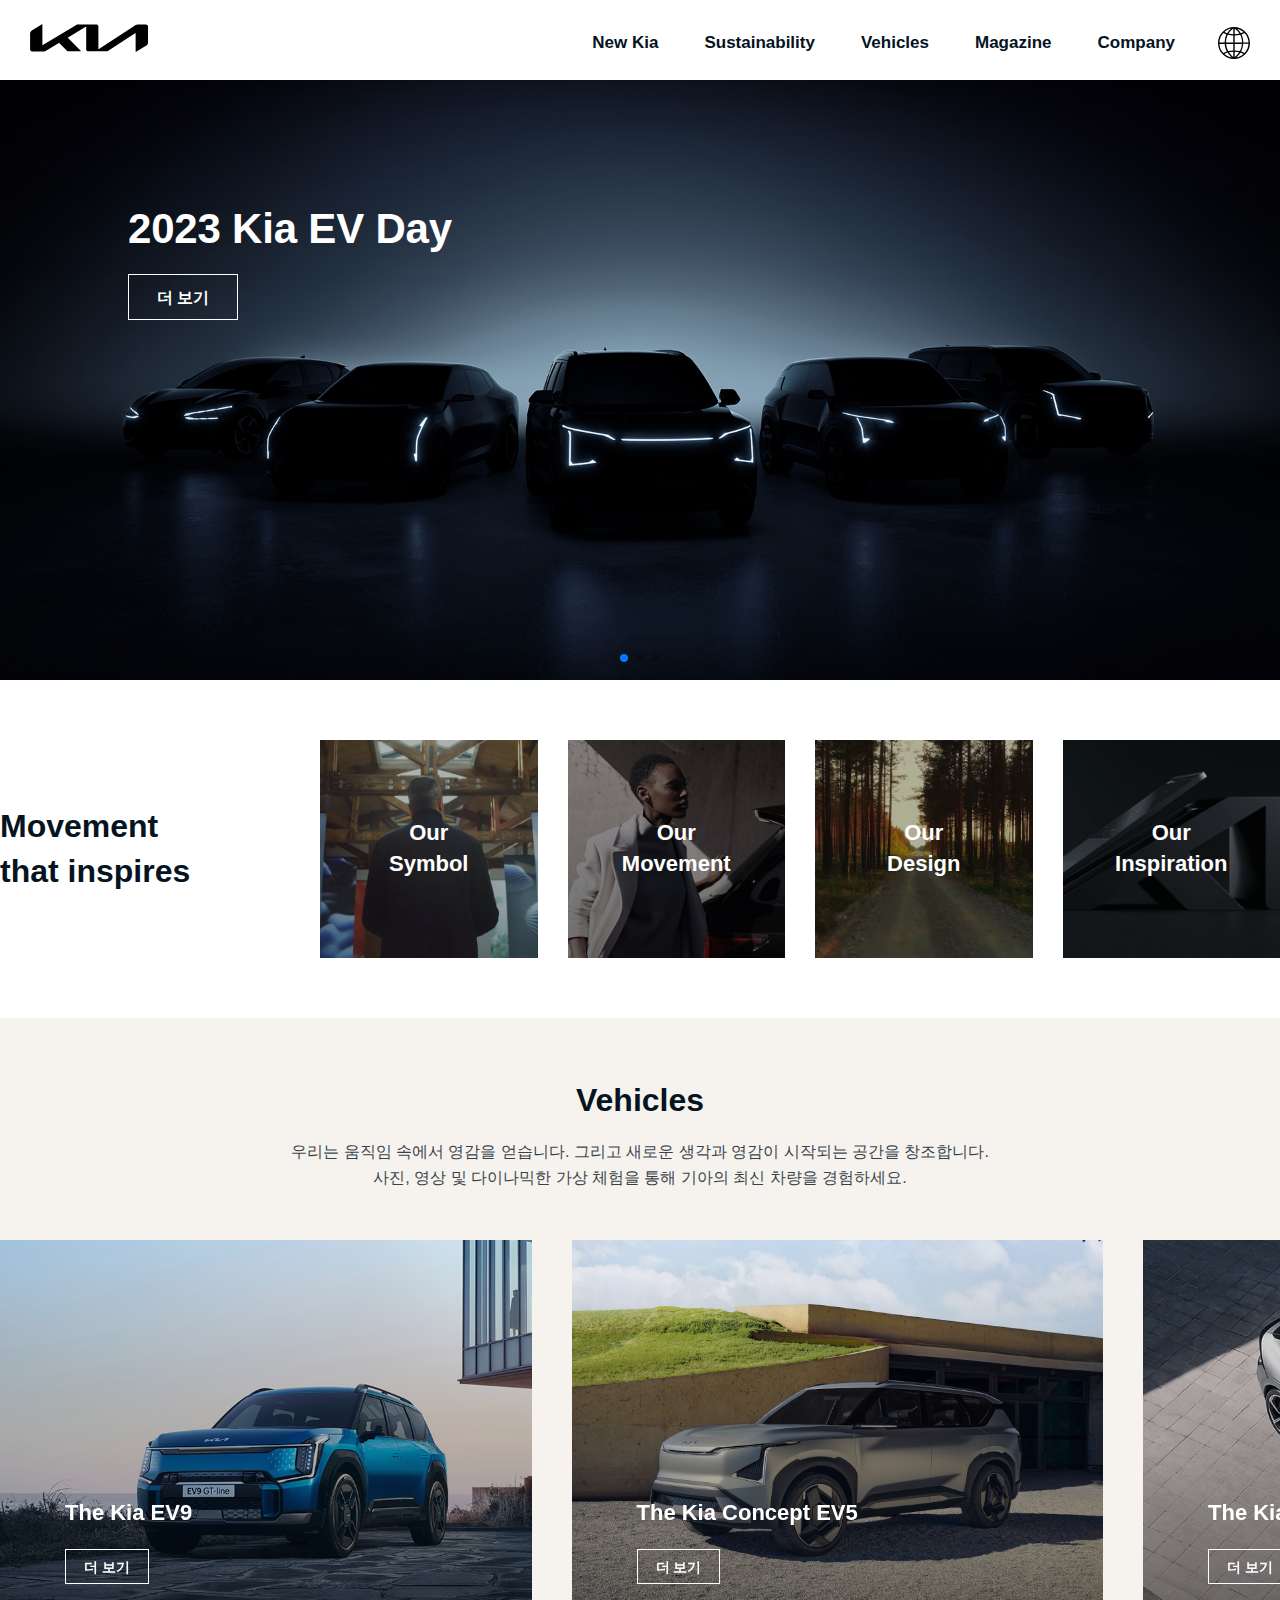
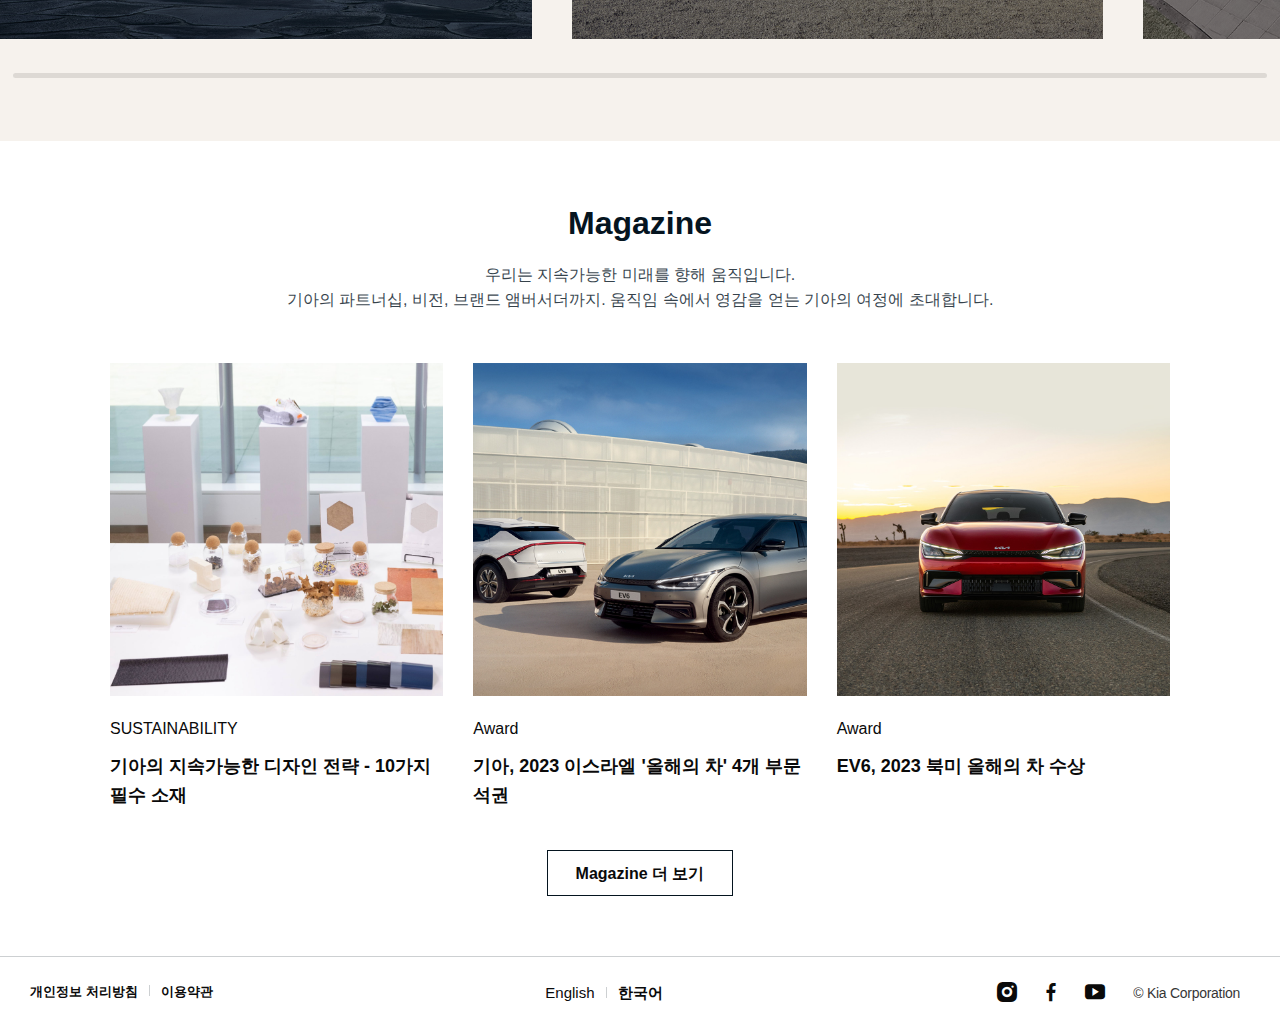
<file: kia/yeongah/index.html>
<!DOCTYPE html>
<html lang="ko">
<head>
  <meta charset="UTF-8">
  <meta http-equiv="X-UA-Compatible" content="IE=edge">
  <meta name="viewport" content="width=device-width, user-scalable=no, initial-scale=1.0, minimal-ui">
  <meta name="format-detection" content="telephone=no">
  <link rel="shortcut icon" type="image/x-icon" href="./assets/images/favicon.ico">
  <link rel="stylesheet" href="./assets/css/style.css">
  <link rel="stylesheet" href="./assets/js/js.js">
  <title>기아 글로벌 브랜드 사이트 | Movement that inspires</title>
  <!-- <link href="https://fonts.googleapis.com/css2?family=Noto+Sans+KR:wght@100;200;300;400;500;600;700;800;900&display=swap" rel="stylesheet"> -->
  <link rel="preload" href="./assets/font/icon.woff2" as="font" type="font/woff2" crossorigin="">
  <link rel="stylesheet" href="https://cdn.jsdelivr.net/npm/swiper@8/swiper-bundle.min.css"/>
  <script src="https://cdn.jsdelivr.net/npm/swiper@8/swiper-bundle.min.js"></script>
</head>
<body>
  <div id="wrap">
    <!-- header -->
    <!-- [JS] .has-sub 클래스가 붙어있는 .menu > li에 hover할 경우에만 .header에 .sub-open 클래스 추가 -->
    <header class="header">
      <div class="header__inner">
        <div class="header__logo">
          <a href="#none" class="logo__link">
            <svg aria-hidden="true" class="svg svg--logo">
              <use xlink:href="#symbol-logo"></use>
            </svg>
            <span class="blind">Kia New Logo</span>
          </a>
        </div>
        <!-- [JS] Only MO : .toggle__link 클릭 시 .header__nav에 .is-open 클래스 추가 / body 태그에 .prevent-scroll 클래스 추가 -->
        <div class="header__nav">
          <div class="nav__toggle">
            <a href="#none" class="toggle__link">
              <span class="line"></span>
              <span class="line"></span>
              <span class="line"></span>
              <span class="blind">메뉴</span>
            </a>
          </div>
          <div class="nav__inner">
            <div class="global nav__head">
              <div class="global__btn">
                <svg aria-hidden="true" class="global-region__svg svg">
                  <use xlink:href="#symbol-global-region"></use>
                </svg>
                <span class="blind">Kia Global websites</span>
              </div>
            </div>
            <div class="gnb">
              <ul class="menu">
                <!-- [JS] Only MO : li.has-sub 활성화 시 .is-open 클래스 추가 -->
                <li class="has-sub is-open">
                  <a href="#none" class="menu__link">New Kia</a>
                  <ul class="submenu">
                    <li>
                      <a href="#none" class="submenu__link">Our Symbol</a>
                    </li>
                    <li>
                      <a href="#none" class="submenu__link">Our Movement</a>
                    </li>
                    <li>
                      <a href="#none" class="submenu__link">Our Design</a>
                    </li>
                    <li>
                      <a href="#none" class="submenu__link">Our Inspiration</a>
                    </li>
                  </ul>
                </li>
                <li>
                  <a href="#none" class="menu__link">Sustainability</a>
                </li>
                <li class="has-sub">
                  <a href="#none" class="menu__link">Vehicles</a>
                  <ul class="submenu">
                    <li>
                      <a href="#none" class="submenu__link">The Kia EV9</a>
                    </li>
                    <li>
                      <a href="#none" class="submenu__link">The Kia Concept EV5</a>
                    </li>
                    <li>
                      <a href="#none" class="submenu__link">The Kia EV6</a>
                    </li>
                  </ul>
                </li>
                <li>
                  <a href="#none" class="menu__link">Magazine</a>
                </li>
                <li class="has-sub">
                  <a href="#none" class="menu__link">Company</a>
                  <ul class="submenu submenu--company">
                    <li>
                      <a href="#none" class="submenu__link">Company Information</a>
                    </li>
                    <li>
                      <a href="#none" class="submenu__link">Investor Relations</a>
                    </li>
                  </ul>
                </li>
              </ul>
              <!-- (가능 시 추가) header의 .util과 footer의 .util 마크업 동일. Mo 화면에서 footer의 .util을 header 안으로 삽입되도록 구현 필요 -->
              <div class="util">
                <div class="util__corp">
                  <ul class="util__item corp div-line">
                    <li><a href="#none" class="corp__link">개인정보 처리방침</a></li>
                    <li><a href="#none" class="corp__link">이용약관</a></li>
                  </ul>
                </div>
                <div class="util__sns">
                  <ul class="util__item sns">
                    <li><a href="#none" class="sns__link iconfont iconfont--instagram"><span class="blind">instagram</span></a></li>
                    <li><a href="#none" class="sns__link iconfont iconfont--facebook"><span class="blind">facebook</span></a></li>
                    <li><a href="#none" class="sns__link iconfont iconfont--youtube"><span class="blind">instagram</span></a></li>
                  </ul>
                </div>
                <div class="util__lang">
                  <ul class="util__item lang div-line">
                    <li><a href="#none" class="lang__link lang--en">English</a></li>
                    <li><a href="#none" class="lang__link lang--ko">한국어</a></li>
                  </ul>
                </div>
              </div>
            </div>
          </div>
        </div>
      </div>
    </header>
    <!-- // header -->

    <!-- main -->
    <main class="main">
      <h1 class="blind">Kia Main</h1>
      <div class="main__inner">
        <!-- banner -->
        <section class="section main-banner">
          <div class="section__inner">
            <h2 class="section__title blind">Banner</h2>
            <div class="banner swiper swiperMainBanner">
              <div class="swiper-wrapper">
                <div class="banner__item swiper-slide">
                  <div class="banner__img">
                    <img class="pc-show" src="./assets/images/main/hero-evday-teaser-lg.jpg" alt="">
                    <img class="mo-show" src="./assets/images/main/hero-evday-teaser-sm.jpg" alt="">
                  </div>
                  <div class="banner__text text--white">
                    <h3 class="banner__title">2023 Kia EV Day</h3>
                    <span class="btn-wrap">
                      <a href="#none" class="btn btn--outline btn--white">
                        <span class="btn__text">더 보기</span>
                      </a>
                    </span>
                  </div>
                </div>
                <div class="banner__item swiper-slide">
                  <div class="banner__img">
                    <img src="./assets/images/main/hero-ev9-3-lg.jpg" alt="">
                  </div>
                  <div class="banner__text">
                    <h3 class="banner__title">The Kia EV9</h3>
                    <span class="btn-wrap">
                      <a href="#none" class="btn btn--outline">
                        <span class="btn__text">더 보기</span>
                      </a>
                    </span>
                  </div>
                </div>
                <div class="banner__item swiper-slide">
                  <div class="banner__img">
                    <img src="./assets/images/main/hero-ev5-lg.jpg" alt="">
                  </div>
                  <div class="banner__text">
                    <h3 class="banner__title text--white">The Kia Concept EV5</h3>
                    <span class="btn-wrap">
                      <a href="#none" class="btn btn--outline btn--white">
                        <span class="btn__text">더 보기</span>
                      </a>
                    </span>
                  </div>
                </div>
              </div>
              <div class="swiper-pagination"></div>
            </div>
          </div>
        </section>
        <!-- // banner -->
        <!-- movement -->
        <section class="section main-movement">
          <div class="section__inner section-area">
            <div class="section__head">
              <h2 class="section__title"><span>Movement</span> <span> that inspires</span></h2>
            </div>
            <div class="movement swiper swiperMainMovement">
              <div class="movement__box swiper-wrapper">
                <div class="movement__item swiper-slide">
                  <a href="#none" class="go-link">
                    <div class="movement__img">
                      <img src="./assets/images/main/movement-our-symbol.jpg" alt="">
                    </div>
                    <div class="movement__text">
                      <h3 class="movement__title"><span>Our</span><span>Symbol</span></h3>
                      <span class="text-more">더 보기</span>
                    </div>
                  </a>
                </div>
                <div class="movement__item swiper-slide">
                  <a href="#none" class="go-link">
                    <div class="movement__img">
                      <img src="./assets/images/main/movement-our-movement.jpg" alt="">
                    </div>
                    <div class="movement__text">
                      <h3 class="movement__title"><span>Our</span><span>Movement</span></h3>
                      <span class="text-more">더 보기</span>
                    </div>
                  </a>
                </div>
                <div class="movement__item swiper-slide">
                  <a href="#none" class="go-link">
                    <div class="movement__img">
                      <img src="./assets/images/main/movement-our-design.jpg" alt="">
                    </div>
                    <div class="movement__text">
                      <h3 class="movement__title"><span>Our</span><span>Design</span></h3>
                      <span class="text-more">더 보기</span>
                    </div>
                  </a>
                </div>
                <div class="movement__item swiper-slide">
                  <a href="#none" class="go-link">
                    <div class="movement__img">
                      <img src="./assets/images/main/movement-our-inspiration.jpg" alt="">
                    </div>
                    <div class="movement__text">
                      <h3 class="movement__title"><span>Our</span><span>Inspiration</span></h3>
                      <span class="text-more">더 보기</span>
                    </div>
                  </a>
                </div>
              </div>
              <div class="swiper-scrollbar"></div>
            </div>
          </div>
        </section>
        <!-- // movement -->
        <!-- vehicles -->
        <section class="section main-vehicles">
          <div class="section__inner">
            <div class="section__head">
              <h2 class="section__title">Vehicles</h2>
              <p class="section__text">
                우리는 움직임 속에서 영감을 얻습니다. 그리고 새로운 생각과 영감이 시작되는 공간을 창조합니다.
                <br class="break-pc">
                사진, 영상 및 다이나믹한 가상 체험을 통해 기아의 최신 차량을 경험하세요.
              </p>
            </div>
            <div class="vehicles section-area swiper swiperMainVehicles">
              <div class="swiper-wrapper">
                <div class="vehicles__item swiper-slide">
                  <div class="vehicles__img">
                    <img src="./assets/images/main/vehicles-ev9-3.jpg" alt="">
                  </div>
                  <div class="vehicles__text">
                    <h3 class="vehicles__title">The Kia EV9</h3>
                    <span class="btn-wrap">
                      <a href="#none" class="btn btn--outline btn--white btn--sm">
                        <span class="btn__text">더 보기</span>
                      </a>
                    </span>
                  </div>
                </div>
                <div class="vehicles__item swiper-slide">
                  <div class="vehicles__img">
                    <img src="./assets/images/main/vehicles-ev5.jpg" alt="">
                  </div>
                  <div class="vehicles__text">
                    <h3 class="vehicles__title">The Kia Concept EV5</h3>
                    <span class="btn-wrap">
                      <a href="#none" class="btn btn--outline btn--white btn--sm">
                        <span class="btn__text">더 보기</span>
                      </a>
                    </span>
                  </div>
                </div>
                <div class="vehicles__item swiper-slide">
                  <div class="vehicles__img">
                    <img src="./assets/images/main/vehicles-ev6.jpg" alt="">
                  </div>
                  <div class="vehicles__text">
                    <h3 class="vehicles__title">The Kia EV6</h3>
                    <span class="btn-wrap">
                      <a href="#none" class="btn btn--outline btn--white btn--sm">
                        <span class="btn__text">더 보기</span>
                      </a>
                    </span>
                  </div>
                </div>
                <div class="vehicles__item swiper-slide">
                  <div class="vehicles__img">
                    <img src="./assets/images/main/vehicles-sportage.jpg" alt="">
                  </div>
                  <div class="vehicles__text">
                    <h3 class="vehicles__title">The Kia Sportage</h3>
                    <span class="btn-wrap">
                      <a href="#none" class="btn btn--outline btn--white btn--sm">
                        <span class="btn__text">더 보기</span>
                      </a>
                    </span>
                  </div>
                </div>
                <div class="vehicles__item swiper-slide">
                  <div class="vehicles__img">
                    <img src="./assets/images/main/vehicles-niro.jpg" alt="">
                  </div>
                  <div class="vehicles__text">
                    <h3 class="vehicles__title">The Kia Niro</h3>
                    <span class="btn-wrap">
                      <a href="#none" class="btn btn--outline btn--white btn--sm">
                        <span class="btn__text">더 보기</span>
                      </a>
                    </span>
                  </div>
                </div>
              </div>
              <div class="swiper-scrollbar"></div>
            </div>
          </div>
        </section>
        <!-- // vehicles -->
        <!-- magazine -->
        <section class="section main-magazine">
          <div class="section__inner">
            <div class="section__head">
              <h2 class="section__title">Magazine</h2>
              <p class="section__text">
                우리는 지속가능한 미래를 향해 움직입니다.
                <br class="break-pc">
                기아의 파트너십, 비전, 브랜드 앰버서더까지. 움직임 속에서 영감을 얻는 기아의 여정에 초대합니다.
              </p>
            </div>
            <div class="magazine section-area area-small">
              <div class="magazine__list">
                <div class="magazine__item">
                  <a href="#none" class="go-link">
                    <div class="magazine__img">
                      <img src="./assets/images/main/magazine-1.jpg" alt="">
                    </div>
                    <div class="magazine__text">
                      <h3 class="magazine__title">SUSTAINABILITY</h3>
                      <span class="magazine__desc">기아의 지속가능한 디자인 전략 - 10가지 필수 소재</span>
                    </div>
                  </a>
                </div>
                <div class="magazine__item">
                  <a href="#none" class="go-link">
                    <div class="magazine__img">
                      <img src="./assets/images/main/magazine-2.jpg" alt="">
                    </div>
                    <div class="magazine__text">
                      <h3 class="magazine__title">Award</h3>
                      <span class="magazine__desc">기아, 2023 이스라엘 '올해의 차' 4개 부문 석권</span>
                    </div>
                  </a>
                </div>
                <div class="magazine__item">
                  <a href="#none" class="go-link">
                    <div class="magazine__img">
                      <img src="./assets/images/main/magazine-3.jpg" alt="">
                    </div>
                    <div class="magazine__text">
                      <h3 class="magazine__title">Award</h3>
                      <span class="magazine__desc">EV6, 2023 북미 올해의 차 수상</span>
                    </div>
                  </a>
                </div>
              </div>
              <span class="btn-wrap">
                <a href="#none" class="btn btn--outline">
                  <span class="btn__text">Magazine 더 보기</span>
                </a>
              </span>
            </div>
          </div>
        </section>
        <!-- // magazine -->
      </div>
    </main>
    <!-- // main -->

    <!-- footer -->
    <footer class="footer">
      <div class="footer__inner">
        <div class="util">
          <div class="util__corp">
            <ul class="util__item corp div-line">
              <li><a href="#none" class="corp__link">개인정보 처리방침</a></li>
              <li><a href="#none" class="corp__link">이용약관</a></li>
            </ul>
          </div>
          <div class="util__sns">
            <ul class="util__item sns">
              <li><a href="#none" class="sns__link iconfont iconfont--instagram"><span class="blind">instagram</span></a></li>
              <li><a href="#none" class="sns__link iconfont iconfont--facebook"><span class="blind">facebook</span></a></li>
              <li><a href="#none" class="sns__link iconfont iconfont--youtube"><span class="blind">instagram</span></a></li>
            </ul>
          </div>
          <div class="util__lang">
            <ul class="util__item lang div-line">
              <li><a href="#none" class="lang__link lang--en">English</a></li>
              <li><a href="#none" class="lang__link lang--ko">한국어</a></li>
            </ul>
          </div>
        </div>
        <span class="cpy">© Kia Corporation</span>
      </div>
    </footer>
    <!-- // footer -->
  </div>

  <!-- <svg aria-hidden="true" class="mypage__svg svg">
    <use xlink:href="#symbol-mypage"></use>
  </svg> -->

  <!-- svg -->
  <svg id="header-symbol" class="hidden" aria-hidden="true">
    <defs>
      <symbol id="symbol-logo" viewBox="0 0 120.1 28.3" role="img">
        <desc>Kia New Logo</desc>
        <path d="M69.7,25.1c0,0.2,0.1,0.3,0.2,0.3c0.1,0,0.2,0,0.3-0.1L107.6,1c0.6-0.4,1.4-0.7,2.2-0.7h8.2 c1.1-0.1,2,0.8,2.1,1.9c0,0.1,0,0.2,0,0.2v15.7c0,1.9-0.4,3-2.1,4l-10,6c-0.1,0.1-0.2,0.1-0.3,0.1c-0.1,0-0.2-0.1-0.2-0.4V9.5 c0-0.2-0.1-0.3-0.2-0.3c-0.1,0-0.2,0-0.3,0.1L79.6,27.1c-0.6,0.4-1.4,0.6-2.1,0.6H59.3c-1.1,0.1-2-0.8-2.1-1.9c0-0.1,0-0.2,0-0.2 V2.9c0-0.1-0.1-0.3-0.2-0.3c-0.1,0-0.2,0-0.3,0.1l-18,10.9c-0.1,0-0.2,0.2-0.2,0.3c0,0.1,0.1,0.2,0.2,0.3l12.9,12.9 c0.1,0.1,0.2,0.3,0.3,0.4c0,0.2-0.2,0.2-0.4,0.2H39.7c-0.8,0.1-1.5-0.1-2.1-0.6l-7.8-7.8c-0.1-0.1-0.1-0.1-0.2-0.1 c-0.1,0-0.2,0-0.2,0.1l-13.1,7.9c-0.6,0.4-1.4,0.6-2.1,0.6h-12c-1.1,0.1-2-0.8-2.1-1.9c0-0.1,0-0.2,0-0.2V10.2 c-0.2-1.6,0.6-3.2,2.1-4l10-6C12.2,0,12.3,0,12.4,0c0.1,0,0.2,0.2,0.2,0.5v20.7c0,0.2,0.1,0.3,0.2,0.3c0.1,0,0.2-0.1,0.3-0.1 L47.1,0.9c0.7-0.4,1.4-0.7,2.2-0.6h18.2c1.1-0.1,2,0.8,2.1,1.9c0,0.1,0,0.2,0,0.2V25.1L69.7,25.1z"></path>
      </symbol>
      <symbol id="symbol-global-region" viewBox="0 0 32 32" role="img">
        <desc>Global Region</desc>
        <path d="M16,0L16,0C7.2,0,0,7.2,0,16c0,8.8,7.2,16,16,16c8.8,0,16-7.2,16-16C32,7.2,24.8,0,16,0z M16.7,7.2V1.8 c1.1,0.7,3.2,2.2,4.8,4.7C20,7,18.4,7.2,16.7,7.2z M22.9,6.2c-1.3-2.1-2.8-3.5-4.1-4.5c2.5,0.5,4.8,1.6,6.8,3.4 C25.1,5.3,24.2,5.8,22.9,6.2z M24,15.4C24,15.4,24,15.5,24,15.4l-7.3,0.1V8.6c1.9-0.1,3.8-0.3,5.5-0.8C23.4,10.1,24,12.6,24,15.4z M23.1,24.4c1.2-2.3,1.9-4.9,2.1-7.6h5.3c-0.2,3.4-1.6,6.6-3.9,9.1C26.1,25.7,24.9,25,23.1,24.4z M16.7,30v-5.3 c1.5,0,3,0.2,4.4,0.5C19.5,27.7,17.7,29.2,16.7,30z M16.7,23.4v-6.5h7.2c-0.2,2.6-0.9,5-2.1,7.2C20.2,23.7,18.5,23.4,16.7,23.4z M22.4,25.7c1.5,0.5,2.6,1,3.2,1.3c-2.1,1.8-4.6,3-7.3,3.4C19.6,29.4,21.1,27.8,22.4,25.7z M23.5,7.4c1.6-0.5,2.6-1.1,3.1-1.4 c2.4,2.6,3.8,6,4,9.5h-5.3c0,0,0-0.1,0-0.1C25.3,12.5,24.7,9.8,23.5,7.4z M6.7,15.5H1.4C1.5,12,2.9,8.6,5.3,6 c0.5,0.3,1.5,0.9,3.1,1.4C7.3,9.8,6.7,12.5,6.7,15.5C6.7,15.4,6.7,15.5,6.7,15.5z M15.3,1.8v5.4c-1.7,0-3.3-0.3-4.8-0.6 C12.1,4.1,14.2,2.6,15.3,1.8z M15.3,8.6v6.9H8.1c0,0,0-0.1,0-0.1c0-2.8,0.6-5.3,1.7-7.6C11.5,8.3,13.4,8.6,15.3,8.6z M11.2,3.5 c-0.8,0.8-1.5,1.8-2.1,2.8C7.8,5.8,6.9,5.3,6.4,5c2-1.7,4.3-2.9,6.8-3.4C12.5,2.2,11.8,2.8,11.2,3.5z M6.7,16.9 c0.2,2.7,0.9,5.2,2.1,7.5c-1.8,0.6-3,1.3-3.5,1.6c-2.3-2.5-3.7-5.7-3.9-9.1H6.7z M10.9,25.3c1.4-0.3,2.8-0.5,4.4-0.5V30 C14.3,29.2,12.5,27.6,10.9,25.3z M9.5,25.6c1.3,2.1,2.9,3.7,4.1,4.8C11,30,8.5,28.8,6.4,27C7,26.7,8,26.1,9.5,25.6z M8.1,16.9h7.2 v6.5c-1.8,0-3.5,0.3-5.1,0.7C9,21.8,8.3,19.4,8.1,16.9z"></path>
      </symbol>
      <symbol id="symbol-mypage" viewBox="0 0 37 34" role="img">
        <desc>My Account</desc>
        <path d="M18.2,16c-4.4,0-8-3.6-8-8s3.6-8,8-8c4.4,0,8,3.6,8,8S22.7,16,18.2,16z M18.2,1.4c-3.7,0-6.6,3-6.6,6.6 s3,6.6,6.6,6.6c3.7,0,6.6-3,6.6-6.6S21.9,1.4,18.2,1.4z M33.2,34h-30v-0.8c0-8.3,6.7-15,15-15c8.3,0,15,6.7,15,15V34z M4.8,32.5 h26.9c-0.4-7.1-6.3-12.7-13.5-12.7S5.2,25.4,4.8,32.5z"></path>
      </symbol>
    </defs>
  </svg>
  <!-- // svg -->

  <script>
    swiperMainBanner = new Swiper('.swiperMainBanner', {
      // autoplay: {
      //   delay: 5000,
      // },
      loop: false,
      slidesPerView: 1,
      watchOverflow: true,
      pagination: {
        el: '.swiperMainBanner .swiper-pagination',
        clickable: true,
      },
      navigation: {
        prevEl: '.swiper-prev',
        nextEl: '.swiper-next',
      },
    });

    swiperMainMovement = new Swiper('.swiperMainMovement', {
      breakpoints: {
        960: {
          slidesPerView: 4,
        }
      },
      loop: false,
      slidesPerView: 2,
      watchOverflow: true,
      pagination: {
        el: '.swiperMainMovement .swiper-pagination',
        clickable: true,
      },
      navigation: {
        prevEl: '.swiper-prev',
        nextEl: '.swiper-next',
      },
    });

    swiperMainMovement = new Swiper('.swiperMainVehicles', {
      breakpoints: {
        720: {
          slidesPerView: 2,
        }
      },
      loop: false,
      slidesPerView: 1,
      watchOverflow: true,
      pagination: {
        el: '.swiperMainVehicles .swiper-pagination',
        clickable: true,
      },
      navigation: {
        prevEl: '.swiper-prev',
        nextEl: '.swiper-next',
      },
    });
  </script>
</body>
</html>
</file>
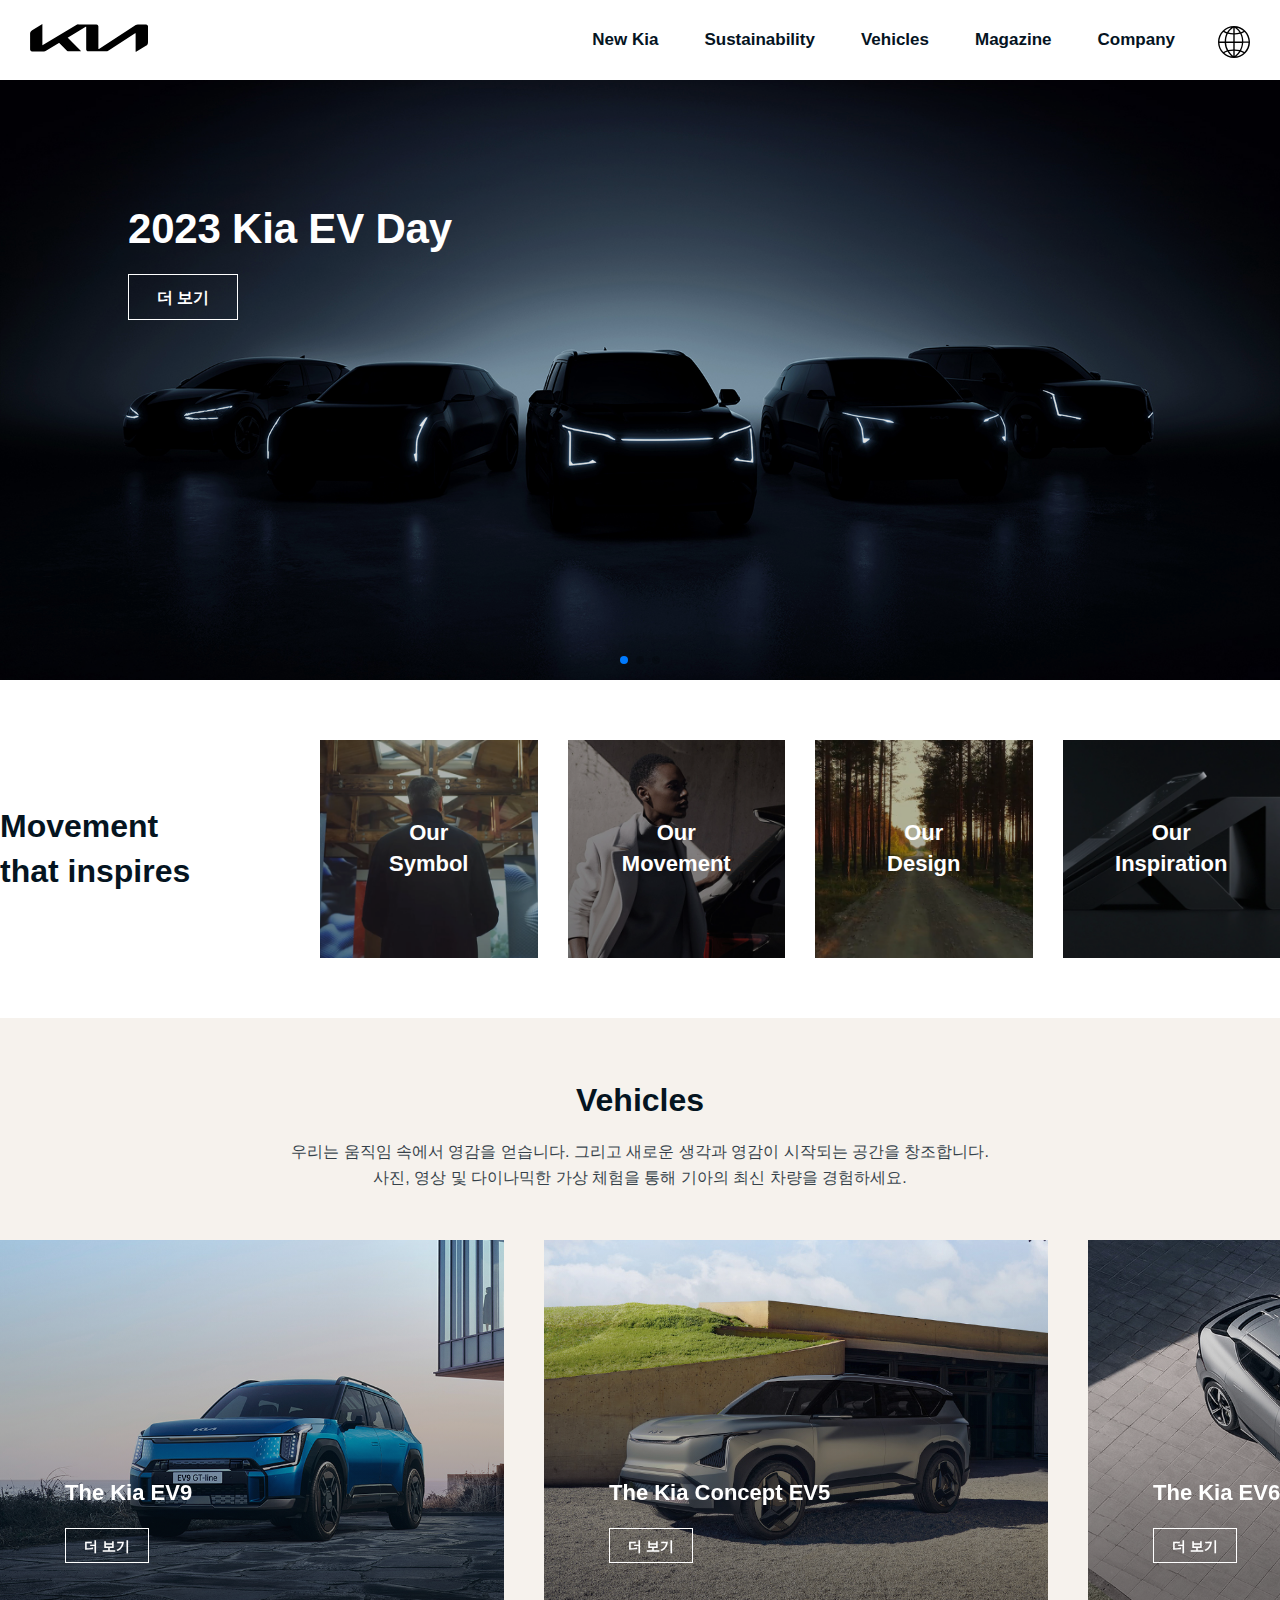
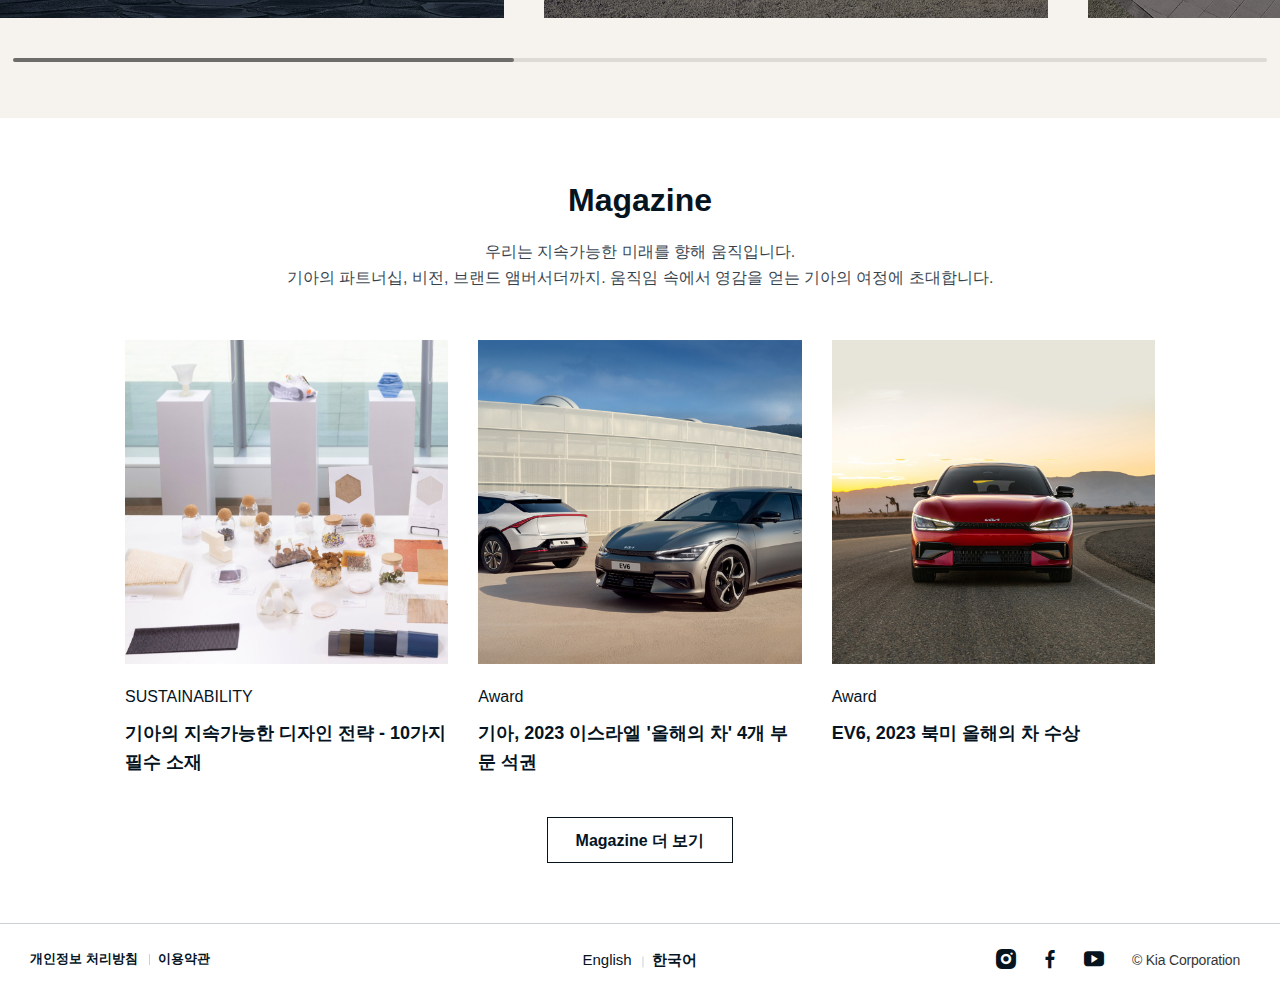
<file: kia/yujin/index.html>
<!DOCTYPE html>
<html lang="en">
<head>
  <meta charset="UTF-8">
  <meta name="viewport" content="width=device-width, initial-scale=1.0">
  <title>The Kia EV9 | 기아 글로벌 브랜드 사이트 | Movement that inspires</title>
  <link rel="shortcut icon" type="image/x-icon" href="./assets/images/favicon/favicon.ico">
  <link rel="preload" href="./assets/font/icon.woff2" as="font" type="font/woff2" crossorigin="">
  <link rel="stylesheet" href="https://cdn.jsdelivr.net/npm/swiper@10/swiper-bundle.min.css" />
  <link href="style.css" rel="stylesheet">
  <!-- svg -->
  <svg id="header-symbol" class="hidden" aria-hidden="true">
    <defs>
      <symbol id="symbol-logo" viewBox="0 0 120.1 28.3" role="img">
        <desc>Kia New Logo</desc>
        <path d="M69.7,25.1c0,0.2,0.1,0.3,0.2,0.3c0.1,0,0.2,0,0.3-0.1L107.6,1c0.6-0.4,1.4-0.7,2.2-0.7h8.2 c1.1-0.1,2,0.8,2.1,1.9c0,0.1,0,0.2,0,0.2v15.7c0,1.9-0.4,3-2.1,4l-10,6c-0.1,0.1-0.2,0.1-0.3,0.1c-0.1,0-0.2-0.1-0.2-0.4V9.5 c0-0.2-0.1-0.3-0.2-0.3c-0.1,0-0.2,0-0.3,0.1L79.6,27.1c-0.6,0.4-1.4,0.6-2.1,0.6H59.3c-1.1,0.1-2-0.8-2.1-1.9c0-0.1,0-0.2,0-0.2 V2.9c0-0.1-0.1-0.3-0.2-0.3c-0.1,0-0.2,0-0.3,0.1l-18,10.9c-0.1,0-0.2,0.2-0.2,0.3c0,0.1,0.1,0.2,0.2,0.3l12.9,12.9 c0.1,0.1,0.2,0.3,0.3,0.4c0,0.2-0.2,0.2-0.4,0.2H39.7c-0.8,0.1-1.5-0.1-2.1-0.6l-7.8-7.8c-0.1-0.1-0.1-0.1-0.2-0.1 c-0.1,0-0.2,0-0.2,0.1l-13.1,7.9c-0.6,0.4-1.4,0.6-2.1,0.6h-12c-1.1,0.1-2-0.8-2.1-1.9c0-0.1,0-0.2,0-0.2V10.2 c-0.2-1.6,0.6-3.2,2.1-4l10-6C12.2,0,12.3,0,12.4,0c0.1,0,0.2,0.2,0.2,0.5v20.7c0,0.2,0.1,0.3,0.2,0.3c0.1,0,0.2-0.1,0.3-0.1 L47.1,0.9c0.7-0.4,1.4-0.7,2.2-0.6h18.2c1.1-0.1,2,0.8,2.1,1.9c0,0.1,0,0.2,0,0.2V25.1L69.7,25.1z"></path>
      </symbol>
      <symbol id="symbol-global-region" viewBox="0 0 32 32" role="img">
        <desc>Global Region</desc>
        <path d="M16,0L16,0C7.2,0,0,7.2,0,16c0,8.8,7.2,16,16,16c8.8,0,16-7.2,16-16C32,7.2,24.8,0,16,0z M16.7,7.2V1.8 c1.1,0.7,3.2,2.2,4.8,4.7C20,7,18.4,7.2,16.7,7.2z M22.9,6.2c-1.3-2.1-2.8-3.5-4.1-4.5c2.5,0.5,4.8,1.6,6.8,3.4 C25.1,5.3,24.2,5.8,22.9,6.2z M24,15.4C24,15.4,24,15.5,24,15.4l-7.3,0.1V8.6c1.9-0.1,3.8-0.3,5.5-0.8C23.4,10.1,24,12.6,24,15.4z M23.1,24.4c1.2-2.3,1.9-4.9,2.1-7.6h5.3c-0.2,3.4-1.6,6.6-3.9,9.1C26.1,25.7,24.9,25,23.1,24.4z M16.7,30v-5.3 c1.5,0,3,0.2,4.4,0.5C19.5,27.7,17.7,29.2,16.7,30z M16.7,23.4v-6.5h7.2c-0.2,2.6-0.9,5-2.1,7.2C20.2,23.7,18.5,23.4,16.7,23.4z M22.4,25.7c1.5,0.5,2.6,1,3.2,1.3c-2.1,1.8-4.6,3-7.3,3.4C19.6,29.4,21.1,27.8,22.4,25.7z M23.5,7.4c1.6-0.5,2.6-1.1,3.1-1.4 c2.4,2.6,3.8,6,4,9.5h-5.3c0,0,0-0.1,0-0.1C25.3,12.5,24.7,9.8,23.5,7.4z M6.7,15.5H1.4C1.5,12,2.9,8.6,5.3,6 c0.5,0.3,1.5,0.9,3.1,1.4C7.3,9.8,6.7,12.5,6.7,15.5C6.7,15.4,6.7,15.5,6.7,15.5z M15.3,1.8v5.4c-1.7,0-3.3-0.3-4.8-0.6 C12.1,4.1,14.2,2.6,15.3,1.8z M15.3,8.6v6.9H8.1c0,0,0-0.1,0-0.1c0-2.8,0.6-5.3,1.7-7.6C11.5,8.3,13.4,8.6,15.3,8.6z M11.2,3.5 c-0.8,0.8-1.5,1.8-2.1,2.8C7.8,5.8,6.9,5.3,6.4,5c2-1.7,4.3-2.9,6.8-3.4C12.5,2.2,11.8,2.8,11.2,3.5z M6.7,16.9 c0.2,2.7,0.9,5.2,2.1,7.5c-1.8,0.6-3,1.3-3.5,1.6c-2.3-2.5-3.7-5.7-3.9-9.1H6.7z M10.9,25.3c1.4-0.3,2.8-0.5,4.4-0.5V30 C14.3,29.2,12.5,27.6,10.9,25.3z M9.5,25.6c1.3,2.1,2.9,3.7,4.1,4.8C11,30,8.5,28.8,6.4,27C7,26.7,8,26.1,9.5,25.6z M8.1,16.9h7.2 v6.5c-1.8,0-3.5,0.3-5.1,0.7C9,21.8,8.3,19.4,8.1,16.9z"></path>
      </symbol>
      <symbol id="symbol-mypage" viewBox="0 0 37 34" role="img">
        <desc>My Account</desc>
        <path d="M18.2,16c-4.4,0-8-3.6-8-8s3.6-8,8-8c4.4,0,8,3.6,8,8S22.7,16,18.2,16z M18.2,1.4c-3.7,0-6.6,3-6.6,6.6 s3,6.6,6.6,6.6c3.7,0,6.6-3,6.6-6.6S21.9,1.4,18.2,1.4z M33.2,34h-30v-0.8c0-8.3,6.7-15,15-15c8.3,0,15,6.7,15,15V34z M4.8,32.5 h26.9c-0.4-7.1-6.3-12.7-13.5-12.7S5.2,25.4,4.8,32.5z"></path>
      </symbol>
    </defs>
  </svg>
  <!-- // svg -->
</head>
<body>
  <div class="kia">
    <!-- header -->

    <!-- [js] .menu-toggle.open-btn 클릭 시, .is-open 클래스 추가 -->
    <header class="header">
      <div class="header__container">
        <div class="logo">
          <a href="#" class="logo__link">
            <svg aria-hidden="true" class="svg svg--logo">
              <use xlink:href="#symbol-logo"></use>
            </svg>
            <span class="hidden">Kia New Logo</span>
          </a>
        </div>
        <button href="#none" class="menu-toggle open-btn">
          <span class="line"></span>
          <span class="line"></span>
          <span class="line"></span>
          <span class="hidden">Menu open</span>
        </button>
        <!-- [js] .menu-toggle.open-btn 클릭 시, .is-open 클래스 추가 -->
        <div class="header__nav">
          <div class="nav">
            <div class="util">
              <a type="button" href="#" class="global-region">
                <svg aria-hidden="true" class="svg global-region__svg">
                  <use xlink:href="#symbol-global-region"></use>
                </svg>
                <span class="hidden">Kia Global Websites</span>
              </a>
            </div>
            <ul class="menu">
              <!-- [D] .menu-sub 영역 있을 경우, .has-sub 클래스 추가 -->
              <!-- [js] .menu__list.has-sub 클릭 시, .is-open 클래스 추가 -->
              <li class="menu__list has-sub">
                <a href="#" class="menu__link">New Kia</a>
                <ul class="menu-sub">
                  <li class="menu-sub__list">
                    <a href="#" class="menu-sub__link">Our Symbol</a>
                  </li>
                  <li class="menu-sub__list">
                    <a href="#" class="menu-sub__link">Our Movement</a>
                  </li>
                  <li class="menu-sub__list">
                    <a href="#" class="menu-sub__link">Our Design</a>
                  </li>
                  <li class="menu-sub__list">
                    <a href="#" class="menu-sub__link">Our Inspiration</a>
                  </li>
                </ul>
              </li>
              <li class="menu__list">
                <a href="#" class="menu__link">Sustainability</a>
              </li>
              <li class="menu__list has-sub">
                <a href="#" class="menu__link">Vehicles</a>
                <ul class="menu-sub">
                  <li class="menu-sub__list">
                    <a href="#" class="menu-sub__link">The Kia EV9</a>
                  </li>
                  <li class="menu-sub__list">
                    <a href="#" class="menu-sub__link">The Kia Concept EV5</a>
                  </li>
                  <li class="menu-sub__list">
                    <a href="#" class="menu-sub__link">The Kia EV6</a>
                  </li>
                </ul>
              </li>
              <li class="menu__list">
                <a href="#" class="menu__link">Magazine</a>
              </li>
              <li class="menu__list has-sub">
                <a href="#" class="menu__link">Company</a>
                <ul class="menu-sub">
                  <li class="menu-sub__list">
                    <a href="#" class="menu-sub__link">Company Information</a>
                  </li>
                  <li class="menu-sub__list">
                    <a href="#" class="menu-sub__link">Investor Relations</a>
                  </li>
                </ul>
              </li>
            </ul>
            <div class="footer-info">
              <ul class="info">
                <li class="info__item">
                  <a href="#" class="info__link">개인정보 처리방침</a>
                </li>
                <li class="info__item">
                  <a href="#" class="info__link">이용약관</a>
                </li>
              </ul>
              <ul class="sns">
                <li class="sns__item">
                  <a href="#" class="sns__link iconfont iconfont--instagram"><span class="hidden">instagram</span></a>
                </li>
                <li class="sns__item">
                  <a href="#" class="sns__link iconfont iconfont--facebook"><span class="hidden">facebook</span></a>
                </li>
                <li class="sns__item">
                  <a href="#" class="sns__link iconfont iconfont--youtube"><span class="hidden">youtube</span></a>
                </li>
              </ul>
              <ul class="lang">
                <li class="lang__item">
                  <a href="#" class="lang__link">English</a>
                </li>
                <li class="lang__item is-active">
                  <a href="#" class="lang__link">한국어</a>
                </li>
              </ul>
            </div>
            <button href="#none" class="menu-toggle close-btn">
              <span class="line"></span>
              <span class="line"></span>
              <span class="line"></span>
              <span class="hidden">Menu close</span>
            </button>
          </div>
        </div>
      </div>
    </header>
    <!-- // header -->
    
    <!-- main -->
    <div class="main">
      <!-- banner -->
      <section class="main__banner">
        <div class="banner swiper">
          <div class="swiper-wrapper">
            <div class="banner__item swiper-slide">
              <div class="banner__img">
                <img class="desktop-src" src="./assets/images/main/hero-evday-teaser-lg.jpg" alt="">
                <img class="mobile-src" src="./assets/images/main/hero-evday-teaser-sm.jpg" alt="">
              </div>
              <div class="banner__cont">
                <h3 class="banner__title">2023 Kia EV Day</h3>
                <a href="#" class="btn btn--outline-white">더 보기</a>
              </div>
            </div>
            <div class="banner__item swiper-slide">
              <div class="banner__img">
                <img class="desktop-src" src="./assets/images/main/hero-ev5-lg.jpg" alt="">
                <img class="mobile-src" src="./assets/images/main/hero-evday-teaser-sm.jpg" alt="">
              </div>
              <div class="banner__cont">
                <h3 class="banner__title">2023 Kia EV Day</h3>
                <a href="#" class="btn btn--outline-white">더 보기</a>
              </div>
            </div>
            <div class="banner__item swiper-slide">
              <div class="banner__img">
                <img class="desktop-src" src="./assets/images/main/hero-ev9-3-lg.jpg" alt="">
                <img class="mobile-src" src="./assets/images/main/hero-evday-teaser-sm.jpg" alt="">
              </div>
              <div class="banner__cont">
                <h3 class="banner__title">2023 Kia EV Day</h3>
                <a href="#" class="btn btn--outline-white">더 보기</a>
              </div>
            </div>
          </div>
          <div class="swiper-pagination"></div>
        </div>
      </section>
      <!-- movement -->
      <section class="main__section movement">
        <div class="section__inner">
          <h2 class="section__title">Movement<br>that inspires</h2>
          <div class="movement-swiper swiper">
            <div class="swiper-wrapper">
              <div class="movement__item swiper-slide">
                <a href="#" class="movement__link">
                  <div class="movement__img">
                    <img src="./assets/images/main/movement-our-symbol.jpg" alt="">
                  </div>
                  <div class="movement__cont">
                    <h3 class="movement__title">Our<br>Symbol</h3>
                    <span class="movement__more">더 보기</span>
                  </div>
                </a>
              </div>
              <div class="movement__item swiper-slide">
                <a href="#" class="movement__link">
                  <div class="movement__img">
                    <img src="./assets/images/main/movement-our-movement.jpg" alt="">
                  </div>
                  <div class="movement__cont">
                    <h3 class="movement__title">Our<br>Movement</h3>
                    <span class="movement__more">더 보기</span>
                  </div>
                </a>
              </div>
              <div class="movement__item swiper-slide">
                <a href="#" class="movement__link">
                  <div class="movement__img">
                    <img src="./assets/images/main/movement-our-design.jpg" alt="">
                  </div>
                  <div class="movement__cont">
                    <h3 class="movement__title">Our<br>Design</h3>
                    <span class="movement__more">더 보기</span>
                  </div>
                </a>
              </div>
              <div class="movement__item swiper-slide">
                <a href="#" class="movement__link">
                  <div class="movement__img">
                    <img src="./assets/images/main/movement-our-inspiration.jpg" alt="">
                  </div>
                  <div class="movement__cont">
                    <h3 class="movement__title">Our<br>Inspiration</h3>
                    <span class="movement__more">더 보기</span>
                  </div>
                </a>
              </div>
            </div>
          </div>
        </div>
      </section>
      <!-- vehicles -->
      <section class="main__section vehicles">
        <div class="section__inner">
          <h2 class="section__title">Vehicles</h2>
          <p class="section__description">우리는 움직임 속에서 영감을 얻습니다. 그리고 새로운 생각과 영감이 시작되는 공간을 창조합니다.<br>사진, 영상 및 다이나믹한 가상 체험을 통해 기아의 최신 차량을 경험하세요.</p>
          <div class="vehicles-swiper swiper">
            <div class="swiper-wrapper">
              <div class="vehicles__item swiper-slide">
                <div class="vehicles__img">
                  <img src="./assets/images/main/vehicles-ev9-3.jpg" alt="">
                </div>
                <div class="vehicles__cont">
                  <h3 class="vehicles__title">The Kia EV9</h3>
                  <a href="#" class="btn btn--outline-white btn--small">더 보기</a>
                </div>
              </div>
              <div class="vehicles__item swiper-slide">
                <div class="vehicles__img">
                  <img src="./assets/images/main/vehicles-ev5.jpg" alt="">
                </div>
                <div class="vehicles__cont">
                  <h3 class="vehicles__title">The Kia Concept EV5</h3>
                  <a href="#" class="btn btn--outline-white btn--small">더 보기</a>
                </div>
              </div>
              <div class="vehicles__item swiper-slide">
                <div class="vehicles__img">
                  <img src="./assets/images/main/vehicles-ev6.jpg" alt="">
                </div>
                <div class="vehicles__cont">
                  <h3 class="vehicles__title">The Kia EV6</h3>
                  <a href="#" class="btn btn--outline-white btn--small">더 보기</a>
                </div>
              </div>
              <div class="vehicles__item swiper-slide">
                <div class="vehicles__img">
                  <img src="./assets/images/main/vehicles-sportage.jpg" alt="">
                </div>
                <div class="vehicles__cont">
                  <h3 class="vehicles__title">The Kia Sportage</h3>
                  <a href="#" class="btn btn--outline-white btn--small">더 보기</a>
                </div>
              </div>
              <div class="vehicles__item swiper-slide">
                <div class="vehicles__img">
                  <img src="./assets/images/main/vehicles-niro.jpg" alt="">
                </div>
                <div class="vehicles__cont">
                  <h3 class="vehicles__title">The Kia Niro</h3>
                  <a href="#" class="btn btn--outline-white btn--small">더 보기</a>
                </div>
              </div>
            </div>
            <div class="swiper-scrollbar progressbar">
              <span class="progressbar-fill"></span>
            </div>
          </div>
        </div>
      </section>
      <!-- magazine -->
      <section class="main__section magazine">
        <div class="section__inner">
          <h2 class="section__title">Magazine</h2>
          <p class="section__description">우리는 지속가능한 미래를 향해 움직입니다.<br>기아의 파트너십, 비전, 브랜드 앰버서더까지. 움직임 속에서 영감을 얻는 기아의 여정에
            초대합니다.</p>
          <ul class="magazine__list">
            <li class="magazine__item">
              <a href="#" class="magazine__link">
                <div class="magazine__img">
                  <img src="./assets/images/main/magazine-1.jpg" alt="">
                </div>
                <div class="magazine__cont">
                  <span class="magazine__description">SUSTAINABILITY</span>
                  <h3 class="magazine__title">기아의 지속가능한 디자인 전략 - 10가지 필수 소재</h3>
                </div>
              </a>
            </li>
            <li class="magazine__item">
              <a href="#" class="magazine__link">
                <div class="magazine__img">
                  <img src="./assets/images/main/magazine-2.jpg" alt="">
                </div>
                <div class="magazine__cont">
                  <span class="magazine__description">Award</span>
                  <h3 class="magazine__title">기아, 2023 이스라엘 '올해의 차' 4개 부문 석권</span>
                </div>
              </a>
            </li>
            <li class="magazine__item">
              <a href="#" class="magazine__link">
                <div class="magazine__img">
                  <img src="./assets/images/main/magazine-3.jpg" alt="">
                </div>
                <div class="magazine__cont">
                  <span class="magazine__description">Award</span>
                  <h3 class="magazine__title">EV6, 2023 북미 올해의 차 수상</he>
                </div>
              </a>
            </li>
          </ul>
          <div class="magazine-btn">
            <a href="#" class="btn btn--outline-black">Magazine 더 보기</a>
          </div>
        </div>
      </section>
    </div>
    <!-- // main -->

    <!-- footer -->
    <footer class="footer">
      <div class="footer__container">
        <ul class="info">
          <li class="info__item">
            <a href="#" class="info__link">개인정보 처리방침</a>
          </li>
          <li class="info__item">
            <a href="#" class="info__link">이용약관</a>
          </li>
        </ul>
        <ul class="lang">
          <li class="lang__item">
            <a href="#" class="lang__link">English</a>
          </li>
          <li class="lang__item is-active">
            <a href="#" class="lang__link">한국어</a>
          </li>
        </ul>
        <ul class="sns">
          <li class="sns__item">
            <a href="#" class="sns__link iconfont iconfont--instagram"><span class="hidden">instagram</span></a>
          </li>
          <li class="sns__item">
            <a href="#" class="sns__link iconfont iconfont--facebook"><span class="hidden">facebook</span></a>
          </li>
          <li class="sns__item">
            <a href="#" class="sns__link iconfont iconfont--youtube"><span class="hidden">youtube</span></a>
          </li>
        </ul>
        <span class="copy">© Kia Corporation</span>
      </div>
    </footer>
    <!-- // footer -->

    <!-- script -->
    <script src="https://cdn.jsdelivr.net/npm/swiper@10/swiper-bundle.min.js"></script>
    <script>
      var swiper = new Swiper(".banner.swiper", {
        slidesPerView: 1,
        pagination: {
          el: ".banner.swiper .swiper-pagination",
        },
        loop: false,
      });
      var swiper = new Swiper(".movement-swiper.swiper", {
        slidesPerView: 2,
        scrollbar: {
          el: ".movement-swiper.swiper .swiper-scrollbar",
        },
        loop: false,
        breakpoints: {
          960: {
            slidesPerView: 4,
          }
        },
      });

      var swiper = new Swiper(".vehicles-swiper.swiper", {
        slidesPerView: 1,
        scrollbar: {
          el: ".vehicles-swiper.swiper .swiper-scrollbar",
        },
        loop: false,
        breakpoints: {
          720: {
            slidesPerView: 2,
          }
        },
      });
    </script>
  </div>
</body>
</html>
</file>
<file: kia/yujin/style.css>
* {margin: 0; padding: 0; box-sizing: border-box;}
ol, ul {list-style: none;}
a {color: #05141f; text-decoration: none;}
button {padding: 0; border: 0; background-color: transparent;}
img {width: 100%; height: 100%; vertical-align: top;}
html {font-size: 62.5%; line-height: 1.15;}
body {color: #05141f; font-size: 1em; font-family: "KiaSignatureFix", sans-serif;}
.hidden {position: absolute; overflow: hidden; width: 1px; height: 1px; clip: rect(1px, 1px, 1px, 1px);}
.btn {display: inline-block; padding: 13px 28px 12px 28px; font-size: 1.6rem; font-weight: 700; line-height: 1.2; vertical-align: middle; transition: all .2s ease-out;}
.btn--small {padding: 9px 18px 8px; font-size: 14px; line-height: 16px}
.btn--outline-white {color: #fff; border: 1px solid #fff;}
.btn.btn--outline-white:hover,
.btn.btn--outline-white:focus {color: #05141f; background-color: #fff; opacity: .8;}
.btn--outline-black {color: #05141f; border: 1px solid #05141f;}
.btn.btn--outline-black:hover,
.btn.btn--outline-black:focus {color: #fff; background-color: #05141f; opacity: .8;}

@font-face {
  font-family: 'icon';
  src: url("./assets/font/icon.woff2") format("woff2"), url("./assets/font/icon.woff2") format("woff");
  font-display: swap;
}
.iconfont::before {display: inline-block; font-family: 'icon'; font-size: 2.4rem; -webkit-font-smoothing: antialiased; -moz-osx-font-smoothing: grayscale; font-style: normal; font-variant: normal; font-weight: normal; text-decoration: none; text-transform: none;}
.iconfont--instagram::before {content: '\ea05';}
.iconfont--facebook::before {content: '\ea03';}
.iconfont--youtube::before {content: '\ea13';}

/* header */
.header {
  width: 100%;
  position: absolute;
  top: 0;
  left: 0;
  background-color: transparent;
  z-index: 2;
}
.header__container {
  display: flex;
  justify-content:space-between;
  /* align-items: center; */
  padding: 0 3rem;
  min-height: 8rem;
}
.logo {
  padding: 2.2rem 0;
}
.logo__link {
  display: block;
  width: 11.8rem;
  height: 3.2rem;
}
.svg--logo {
  width: 100%;
  height: 100%;
}
.menu-toggle {
  display: none;
}
/* .nav {
  display: flex;
  justify-content: flex-end;
  align-items: center;
}
.menu {
  display: flex;
  margin-right: 2rem;
} */
.header__nav {
  position: relative;
}
.nav {
  display: flex;
  align-items: center;
}
.menu {
  display: flex;
  margin-right: 6.2rem;
}
.menu__list {
  position: relative;
}
.menu__list + .menu__list{
  margin-left: 2rem;
}
.menu__link {
  font-size: 1.7rem;
  font-weight: 700;
  line-height: 8rem;
  padding: 0 1.3rem;
  display: inline-block;
}
.menu-sub {
  display: none;
}
.util {
  position: absolute;
  top: 2.6rem;
  right: 0;
}
.global-region {
  display: inline-block;
  width: 3.2rem;
  height: 3.2rem;
  /* margin-left: 1rem; */
}
.global-region__svg {
  width: 100%;
  height: 100%;
}
.footer-info {
  display: none;
}

/* main */
.main {
  padding-top: 8rem;
  font-size: 1.6rem;
  line-height: 1.6;
}
.main__section {
  padding: 6rem 0;
}
.section__inner {
  max-width: 1280px;
  margin: 0 auto;
  display: flex;
  flex-direction: column;
  align-items: center;
}
.section__title {
  font-size: 3.2rem;
  font-weight: 700;
  line-height: 1.4;
}
.section__description {
  margin: 1.6rem 0 5rem 0;
  opacity: .8;
  text-align: center;
}
/* banner */
.main__banner {
  position: relative;
  overflow: hidden;
}
.banner {
  height: calc(100vh / 1.5);
}
.banner__img {
  width: 100%;
  height: 100%;
}
.banner__img::before {
  content: '';
  position: absolute;
  top: 0;
  left: 0;
  right: 0;
  bottom: 0;
  background-color: rgba(0,0,0,0.1);
}
.banner__img img {
  object-fit: cover;
}
.desktop-src {
  display: block;
}
.mobile-src {
  display: none;
}
.banner__cont {
  position: absolute;
  top: 20%;
  left: 10%;
  color: #fff;
}
.banner__title {
  font-size: 4.2rem;
  font-weight: 700;
  line-height: 1.4;
  letter-spacing: -.2px;
}
.banner__cont .btn {
  margin-top: 1.5rem;
}

/* movement */
.main__section.movement .section__inner {
  flex-direction: row;
}
.main__section.movement .section__title {
  flex: 1;
}
.movement-swiper {
  flex: 3;
}
.movement__item {
  flex: 1;
  text-align: center;
  height: 0;
  padding-bottom: 22.76%;
  transition: all .4s;
  position: relative;
}
.movement__item + .movement__item {
  margin-left: 3rem;
}
.movement__img {
  position: absolute;
  top: 0;
  left: 0;
  height: 100%;
}
.movement__img::before {
  content: '';
  position: absolute;
  top: 0;
  left: 0;
  right: 0;
  bottom: 0;
  background-color: rgba(7,7,8,0.3);
}

.movement__img img {
  object-fit: cover;
}
.movement__cont {
  position: absolute;
  top: 0;
  right: 0;
  bottom: 0;
  left: 0;
  color: #fff;
  display: flex;
  align-items: center;
  justify-content: center;
}
.movement__title {
  font-size: 2.2rem;
  font-weight: 700;
  line-height: 1.4;
}
.movement__more {
  display: none;
  position: relative;
  margin-top: 1rem;
  color: rgba(255,255,255,0.7);
  transition: all .8s;
  padding-right: 3.5rem;
}
.movement__more::before {
  content: '';
  display: block;
  position: absolute;
  right: 0;
  bottom: 14px;
  width: 21px;
  border-top: 1px solid rgba(255,255,255,0.7);
}
.movement__more::after {
  content: '';
  display: block;
  position: absolute;
  right: 0;
  bottom: 10px;
  width: 8px;
  height: 8px;
  -webkit-box-sizing: border-box;
  box-sizing: border-box;
  -webkit-transform: rotate(45deg);
  -ms-transform: rotate(45deg);
  transform: rotate(45deg);
  border-top: 1px solid rgba(255,255,255,0.7);
  border-right: 1px solid rgba(255,255,255,0.7);
}
.movement__item:hover,
.movement__item:focus {
  flex: 2;
}
.movement__item:hover .movement__cont,
.movement__item:focus .movement__cont {
  flex-direction: column;
  align-items: flex-start;
  padding: 0 10%;
}
.movement__item:hover .movement__title,
.movement__item:focus .movement__title {
  font-size: 2.8rem;
  text-align: left;
}
.movement__item:hover .movement__more,
.movement__item:focus .movement__more {
  display: block;
}
/* vehicles */
.main__section.vehicles {
  background-color: #f6f2ed;
  overflow: hidden;
}
.vehicles-swiper {
  width: 100%;
  padding-right: 15%;
  overflow: visible;
}
.vehicles-swiper .swiper-wrapper {
  margin: 0 -2rem 4rem -2rem;
}
.vehicles__item {
  position: relative;
  padding: 0 2rem;
  width: 100%;
  height: 37.8rem;
  cursor: pointer;
}
.vehicles__img {
  width: 100%;
  height: 100%;
  position: relative;
}
.vehicles__img::before {
  content: '';
  position: absolute;
  top: 0;
  left: 0;
  right: 0;
  bottom: 0;
  background: rgba(7, 7, 8, 0.5);
  background: -webkit-gradient(linear, left bottom, left top, color-stop(10%, rgba(7, 7, 8, 0.5)), to(rgba(7, 7, 8, 0)));
  background: -o-linear-gradient(bottom, rgba(7, 7, 8, 0.5) 10%, rgba(7, 7, 8, 0));
  background: linear-gradient(to top, rgba(7, 7, 8, 0.5) 10%, rgba(7, 7, 8, 0));
  filter: progid:DXImageTransform.Microsoft.gradient(startColorstr='rgba(7, 7, 8, 0.5) 10%', endColorstr='rgba(7, 7, 8, 0)', GradientType=1);
}
.vehicles__cont {
  position: absolute;
  bottom: 5.5rem;
  left: 8.5rem;
}
.vehicles__title {
  font-size: 2.2rem;
  font-weight: 700;
  line-height: 1.4;
  color: #fff;
  margin-bottom: 2rem;
}
.vehicles-swiper .swiper-scrollbar {
  bottom: -4px;
}

/* magazine */
.magazine__list {
  max-width: 1060px;
  display: flex;
  margin: 0 -1.5rem;
}
.magazine__item {
  width: 33.3%;
  margin: 0 1.5rem;
}
.magazine__cont {
  margin-top: 2rem;
}
.magazine__description {
  font-size: 1.6rem;
  display: inline-block;
  margin-bottom: 1rem;
}
.magazine__title {
  font-size: 1.8rem;
}
.magazine-btn {
  margin-top: 4rem;
}

/* footer */
.footer {
  width: 100%;
  border-top: 1px solid rgba(5,20,31,0.2);
  padding: 2.2rem 0 2rem 0;
}
.footer__container {
  padding: 0 3rem;
  display: flex;
  align-items: center;
  justify-content: flex-end;
  position: relative;
}
.info,
.lang,
.sns {
  display: flex;
  align-items: center;
}
.sns__item + .sns__item {
  margin-left: 2rem;
}
.info__item + .info__item::before,
.lang__item + .lang__item::before {
  content: '';
  display: inline-block;
  width: 1px;
  height: 11px;
  position: relative;
  top: 2px;
  margin: 0 0.6rem 0 1.1rem;
  opacity: .2;
  background-color: #05141f;
}
.info__link,
.is-active .lang__link,
.sns__link {
  font-weight: 700;
}
.info__link {
  font-size: 1.3rem;
}
.lang__link {
  font-weight: 300;
  font-size: 1.5rem;
}
.copy {
  font-size: 1.4rem;
  font-weight: 300;
  color: #000;
  opacity: .8;
  letter-spacing: -0.02rem;
  margin-right: 1rem;
}


@media screen and (min-width: 960px) {
  .info {
    flex: 1;
  }
  .lang {
    position: absolute;
    top: 50%;
    left: 50%;
    transform: translate(-50%, -50%);
  }
  .sns {
    margin-right: 2.6rem;
  }
}
@media screen and (max-width: 959px) {
  /* header */
  .header {
    height: auto;
  }
  .header__container {
    align-items: center;
    padding: 0 3rem;
    min-height: 7.6rem;
  }
  .logo {
    padding: 0;
    margin-top: 0.5rem;
  }
  .logo__link {
    width: 8.9rem;
    height: 2.4rem;
  }
  .svg--logo {
    fill: #fff;
  }
  .menu-toggle {
    display: block;
    position: absolute;
    top: 30px;
    right: 30px;
  }
  .menu-toggle .line {
    display: block;
    width: 28px;
    height: 1px;
    position: relative;
    background-color: #fff;
  }
  .is-open .menu-toggle.open-btn {
    display: none;
  }
  .menu-toggle.close-btn {
    display: none;
  }
  /* .header__nav.is-open일 때, open-btn 사라지고 close-btn 노출 */
  .line + .line {
    margin-top: 7px;
  }
  .header__nav.is-open::before {
    content: '';
    position: fixed;
    top: 0;
    right: 0;
    bottom: 0;
    left: 0;
    background-color: rgba(0,0,0,.4);
    opacity: 1;
    transition: all .4s;
  }
  .nav {
    position: fixed;
    top: 0;
    right: 0;
    bottom: 0;
    width: 92%;
    height: 100%;
    max-width: 365px;
    transform: translateX(100%);
    background-color: #fff;
    z-index: 1;
  }
  .is-open .nav {
    transform: translate(0,0);
    align-items: flex-start;
    flex-direction: column;
  }
  .menu {
    flex-direction: column;
    width: 100%;
    height: calc(100% - 160px);
    padding: 0 3rem 4rem 3rem;
    margin-right: 0;
    margin-top: 7.6rem;
    overflow-y: auto;
  }
  .menu__list {
    position: relative;
    border-bottom: 1px solid rgba(0,0,0,0.2);
  }
  .menu__list:first-child {
    border-top: 1px solid rgba(0, 0, 0, 0.2);
  }
  .menu__list + .menu__list{
    margin-left: 0;
  }
  .menu__list.has-sub::before {
    content: '';
    position: absolute;
    top: 2rem;
    right: 1rem;
    box-sizing: border-box;
    width: 8px;
    height: 8px;
    border: solid #05141f;
    border-width: 0 1px 1px 0;
    transform: rotate(45deg);
    transition: all .2s;
  }
  .menu__list.has-sub.is-open::before {
    transform: rotate(-135deg);
    top: 2.8rem;
  }
  .menu__list.has-sub.is-open .menu-sub {
    display: block;
  }
  .menu__link {
    line-height: inherit;
    font-size: 1.8rem;
    padding: 1.8rem 0;
  }
  .menu-sub {
    padding: 1rem 0;
  }
  .menu-sub__link {
    display: block;
    color: #05141f;
    padding: 0 3rem 2.5rem 3rem;
    font-size: 1.6rem;
  }
  .util {
    top: 3rem;
    left: 3rem;
  }
  .global-region {
    width: 2.6rem;
    height: 2.6rem;
  }
  .footer-info {
    display: block;
    width: 100%;
    position: absolute;
    bottom: 2rem;
  }
  .info,
  .lang,
  .sns {
    justify-content: center;
  }
  .sns {
    margin: 2.2rem 0 1.8rem 0;
  }
  .info__item {
    margin-bottom: 1rem;
  }
  .menu-toggle.close-btn {
    display: block;
  }
  .menu-toggle.close-btn .line {
    background-color: #05141f;
  }
  .menu-toggle.close-btn .line:first-child {
    top: 8px;
    transform: rotate(45deg);
  }
  .menu-toggle.close-btn .line:nth-child(2) {
    opacity: 0;
  }
  .menu-toggle.close-btn .line:nth-child(3) {
    top: -8px;
    transform: rotate(-45deg);
  }

  /* main */
  .main {
    padding-top: 0;
  }
  .main__section {
    padding: 4rem 0;
  }
  .section__inner {
    padding: 0 3rem;
  }
  .section__title {
    font-size: 2.6rem;
  }
  .section__description {
    margin-bottom: 3rem;
  }

  /* banner */
  .main__banner {
    /* z-index: -1; */
  }
  .banner {
    height: calc(100vh / 1.15);
  }
  .banner__title {
    font-size: 3.2rem;
  }

  /* movement, vehicles */

  .magazine__list {
    max-width: none;
  }
  .magazine__description {
    font-size: 1.4rem;
  }
  .magazine__title {
    font-size: 1.6rem;
  }


  /* footer */
  .footer {
    border: none;
    padding: 0;
  }
  .footer__container {
    padding-top: 2rem;
    padding-bottom: 2rem;
    justify-content: center;
  }
  .footer__container .info,
  .footer__container .lang,
  .footer__container .sns {
    display: none;
  }
}

@media screen and (max-width: 719px) {
  
  /* main */

  /* banner */
  .desktop-src {
    display: none;
  }
  .mobile-src {
    display: block;
  }
  .banner__cont {
    top: auto;
    bottom: 19%;
    left: 50%;
    transform: translateX(-50%);
    width: 100%;
    padding: 0 2rem;
    text-align: center;
  } 
  .banner__cont .btn {
    margin-top: 1.5rem;
  }

  /* movement, vehicles */
  .magazine__list {
    flex-direction: column;
    margin: 0;
  }
  .magazine__item {
    width: 100%;
    margin: 0;
  }
  .magazine__item + .magazine__item {
    margin-top: 3rem;
  }

  /* footer */
  .footer__container {
    padding-right: 0;
    padding-left: 0;
  }
}
</file>
<file: kia/yeongah/assets/css/style.css>
@charset "utf8";
/*********************** Global ***********************/
/* reset */
* {box-sizing: border-box;}
*,*::before,*::after {box-sizing: border-box;}
html {background-color: #fff; font-size: 62.5%; line-height: 1.15; -ms-text-size-adjust: 100%; -webkit-text-size-adjust: 100%; -moz-osx-font-smoothing: grayscale; -webkit-font-smoothing: antialiased}
body {margin: 0; color: #05141f; font-size: 1em; font-family: 'Noto Sans', sans-serif; font-family: 'Noto Sans KR', sans-serif; -webkit-overflow-scrolling: touch}
article,aside,details,figcaption,figure,footer,header,hgroup,main,menu,nav,section {display: block}
ul,ol,dl,dt,dd {margin: 0; padding: 0}
ol,ul {list-style: none}
li {list-style: none;}
em,address {font-style: normal}
figure {margin: 0}
hr {-webkit-box-sizing: content-box; box-sizing: content-box; overflow: visible; height: 0}
button {/* -webkit-appearance: none; */ -webkit-box-sizing: content-box; box-sizing: content-box; padding: 0; border: 0; background: transparent; cursor: pointer}
table {border-collapse: collapse; border-spacing: 0; empty-cells: show}
td {vertical-align: middle}
small {font-size: 80%}
audio,canvas,video {display: inline-block}
audio:not([controls]) {display: none; height: 0}
h1,h2,h3,h4,h5,h6 {margin: 0; padding: 0; font-weight: 400; word-break: keep-all; word-wrap: break-word}
p {word-break: keep-all; word-wrap: break-word}
a {color: #0a0a0a; text-decoration: none; background-color: transparent; -webkit-text-decoration-skip: objects}
iframe {border: 0}
img,video {max-width: 100%; height: auto; border: 0; vertical-align: top; -ms-interpolation-mode: bicubic}
svg:not(:root) {overflow: hidden; max-width: 100%; vertical-align: top}
sup {vertical-align: text-top}
sub {vertical-align: text-bottom}
sub,sup {font-size: 75%; line-height: 0; position: relative; vertical-align: baseline}
sub {bottom: -.25em}
sup {top: -.5em}


/* icon */
@font-face {
  font-family: 'icon';
  src: url("../font/icon.woff2") format("woff2"),url("../font/icon.woff") format("woff");
  font-display: swap
}
.iconfont::before {display: inline-block; font-family: 'icon'; font-size: 2.4rem; -webkit-font-smoothing: antialiased; -moz-osx-font-smoothing: grayscale; font-style: normal; font-variant: normal; font-weight: normal; text-decoration: none; text-transform: none;}
.iconfont--instagram::before {content: '\ea05';}
.iconfont--facebook::before {content: '\ea03';}
.iconfont--youtube::before {content: '\ea13';}


/* common */
.hidden {display: none !important;}
.blind {position: absolute; width: 1px; height: 1px; clip: rect(0 0 0 0); overflow: hidden;}
.prevent-scroll {overflow: hidden; height: 100vh;}
.div-line > li + li::before {content: ''; display: inline-block; width: 1px; height: 1.1rem; margin-left: 1.1rem; margin-right: 1.1rem; background-color: #05141f; opacity: 0.2;}
.cpy {color: #000; opacity: 0.8; font-size: 1.4rem; font-weight: 300; letter-spacing: -.02em;}
.text--white {color: #fff;}
.pc-show {display: block;}
.mo-show {display: none;}
.break-pc {display: block;}

.btn-wrap {display: inline-block;}
.btn {overflow: hidden; display: inline-block; position: relative; font-size: 1.6rem; text-align: center; font-weight: 700; line-height: 1.2; vertical-align: middle; transition: 0.2s ease-out;}
.btn--outline {padding: 1.3rem 2.8rem 1.2rem; border: 1px solid #05141f;}
.btn--outline:hover {border-color: #05141f; background-color: #05141f; color: #fff; opacity: 0.8;}
.btn--outline.btn--white {border-color: #fff; color: #fff;}
.btn--outline.btn--white:hover {border-color: #fff; background-color: #fff; color: #05141f;}
.btn--sm {padding: 0.9rem 1.8rem .8rem; font-size: 1.4rem; line-height: 1.6rem;}
.btn__text {position: relative; z-index: 1;}

.util__item {display: flex; align-items: center;}
.util__item.sns > li + li {margin-left: 2rem;}
.util__corp {font-size: 1.3rem;}
.util__corp .corp__link {font-weight: 700;}
.util__lang {font-size: 1.5rem;}
.util__lang .lang--ko {font-weight: 700;}
.util__lang .lang--en {font-weight: 300;}


/* header */
.header {pointer-events: none; position: absolute; top: 0; left: 0; width: 100%; height: 14.1rem; background-color: transparent; transition: background-color .4s;}
.header.sub-open::before,
.header.sub-open::after {z-index: 9; content: ''; display: block; position: absolute; width: 100%; height: 1px; left: 0; right: 0; background-color: transparent; transition: background-color .4s;}
.header.sub-open::before {top: 8rem;}
.header.sub-open::after {bottom: 0;}
.header.sub-open:hover {background-color: #fff;}
.header.sub-open:hover.sub-open::before,
.header.sub-open:hover.sub-open::after {background-color: rgba(5, 20, 31, .2);}
.header__inner {pointer-events: auto; position: relative; z-index: 3; display: flex; justify-content: space-between; padding: 0 3rem;}
.header__logo {padding: 2.2rem 0;}
.header__logo .logo__link {display: block; width: 11.8rem; height: 3.2rem;}
.header__logo .svg--logo {width: 100%; height: 100%;}

.header__nav .nav__toggle {z-index: 99; display: none; position: absolute; top: 2rem; right: 2rem; width: 4.8rem; height: 3.7rem;}
.header__nav .toggle__link {position: absolute; top: 50%; left: 50%; transform: translate(-50%, -50%); display: block; width: 2.8rem; height: 1.7rem;}
.header__nav .toggle__link .line {position: absolute; left: 0; display: block; width: 100%; height: 1px; background-color: #fff; transition: 0.4s;}
.header__nav .toggle__link .line:nth-child(1) {top: 0;}
.header__nav .toggle__link .line:nth-child(2) {top: 50%; transform: translateY(-50%);}
.header__nav .toggle__link .line:nth-child(3) {bottom: 0;}
.header__nav.is-open .toggle__link .line {background-color: #000;}
.header__nav.is-open .toggle__link .line:nth-child(1) {top: 0.8rem; transform: rotate(45deg);}
.header__nav.is-open .toggle__link .line:nth-child(2) {transition: none; opacity: 0;}
.header__nav.is-open .toggle__link .line:nth-child(3) {top: 0.8rem; transform: rotate(-45deg);}
.nav__inner {display: flex; align-items: center; flex-direction: row-reverse;}
.global {margin-left: 3rem; margin-top: 0.6rem;}
.global__btn {width: 3.2rem; height: 3.2rem;}
.global-region__svg {width: 100%; height: 100%;}
.gnb .menu {display: flex; align-items: center;}
.gnb .menu > li {position: relative;}
.gnb .menu > li:hover .submenu > li {display: flex;}
.gnb .menu > li + li {margin-left: 2rem;}
.gnb .menu__link {display: block; padding: 3.3rem 1.3rem 2.7rem; font-size: 1.7rem; font-weight: 700; color: #05141f;}
.gnb .submenu {position: absolute; left: 50%; transform: translateX(-50%); display: flex;}
.gnb .submenu--company {left: auto; transform: none; right: 0;}
.gnb .submenu > li {display: none;}
.gnb .submenu__link {display: block; padding: 2.3rem 1.5rem; min-width: max-content; font-size: 1.5rem; font-weight: 700; color: #05141f;}
.gnb .util {display: none;}


/* footer */
.footer__inner {display: flex; justify-content: center; align-items: center; padding: 2.2rem 3rem; border-top: 1px solid rgba(5,20,31,0.2);}
.footer .util {flex: 1; display: flex; justify-content: space-between; align-items: center; margin-right: 2.6rem;}
.footer .util__corp {order: 1;}
.footer .util__sns {order: 3;}
.footer .util__lang {order: 2;}
.footer .sns__link {display: block;}
.footer .cpy {margin-right: 1rem;}



/*********************** Main ***********************/
/* main common */
.main {font-size: 1.6rem; line-height: 1.6;}
.main__inner {padding-top: 8rem;}
.section__inner {padding: 6rem 0;}
.section-area {max-width: 128rem; margin: 0 auto;}
.section-area.area-small {max-width: 106rem;}
.section__head {max-width: 128rem; margin: 0 auto; margin-bottom: 5rem; text-align: center;}
.section__title {font-size: 3.2rem; font-weight: 700; line-height: 1.4;}
.section__text {margin-top: 1.6rem; opacity: 0.8;}

/* banner */
.section {position: relative; overflow: hidden;}
.main-banner .section__inner {padding: 0;}
.main-banner .banner {height: calc(100vh / 1.5);}
.main-banner .banner__img {width: 100%; height: 100%;}
.main-banner .banner__img img {width: 100%; height: 100%; max-height: 100vh; object-fit: cover;}
.main-banner .banner__text {position: absolute; top: 20%; left: 10%;}
.main-banner .banner__title {font-size: 4.2rem; line-height: 1.4; font-weight: 700; letter-spacing: -.2px;}
.main-banner .banner__text .btn-wrap {margin-top: 1.5rem;}

/* movement */
.main-movement .section__inner {display: flex; align-items: center;}
.main-movement .section__head {flex: 1; margin-bottom: 0;}
.main-movement .section__title {text-align: left;}
.main-movement .section__title > span {display: block;}
.main-movement .movement {flex: 3;}
.main-movement .movement__box {display: flex; align-items: center;}
.main-movement .movement__item {position: relative; flex: 1; padding-bottom: 22.76%; transition: 0.4s;}
.main-movement .movement__item + .movement__item {margin-left: 3rem;}
.main-movement .movement__item:hover {flex: 2;}
.main-movement .movement__img {position: absolute; top: 0; left: 0; height: 100%;}
.main-movement .movement__img::before {content: ''; position: absolute; top: 0; left: 0; right: 0; bottom: 0; background-color: rgba(7,7,8,0.3); transition: 0.4s;}
.main-movement .movement__img img {height: 100%; object-fit: cover;}
.main-movement .movement__text {position: absolute; top: 50%; left: 50%; transform: translate(-50%, -50%); color: #fff;}
.main-movement .movement__text .text-more {display: none; position: relative; margin-top: 1rem; color: rgba(255,255,255,0.7); padding-right: 3.5rem;}
.main-movement .movement__text .text-more:before {content: ''; display: block; position: absolute; right: 0; bottom: 12px; width: 21px; border-top: 1px solid rgba(255,255,255,0.7);}
.main-movement .movement__text .text-more:after {content: ''; display: block; position: absolute; right: 0; bottom: 8px; width: 8px; height: 8px; transform: rotate(45deg); border-top: 1px solid rgba(255,255,255,0.7); border-right: 1px solid rgba(255,255,255,0.7);}
.main-movement .movement__title {font-size: 2.2rem; line-height: 1.4; font-weight: 700; text-align: center;}
.main-movement .movement__title > span {display: block;}
.main-movement .movement__item:hover .movement__text {left: 10%; transform: translate(0, -50%);}
.main-movement .movement__item:hover .movement__text .text-more {display: inline-block;}
.main-movement .movement__item:hover .movement__title {font-size: 2.8rem; text-align: left;}
.main-movement .movement__item:hover .movement__img::before {opacity: 0;}
.main-movement .swiper-scrollbar {display: none;}

/* vehicles */
.main-vehicles .section__inner {background-color: #f6f2ed;}
.main-vehicles .vehicles {overflow: visible; padding-right: 17%; padding-bottom: 4.2rem;}
.main-vehicles .vehicles__item + .vehicles__item {margin-left: 4rem;}
.main-vehicles .vehicles__img::before {content: ''; position: absolute; top: 0; left: 0; right: 0; bottom: 0; background: linear-gradient(to top, rgba(7,7,8,0.5) 10%, rgba(7,7,8,0));}
.main-vehicles .vehicles__text {position: absolute; left: 6.5rem; bottom: 5.5rem; color: #fff;}
.main-vehicles .vehicles__title {margin-bottom: 2rem; font-size: 2.2rem; line-height: 1.4; font-weight: 700;}

/* magazine */
.main-magazine .magazine__list {display: flex;}
.main-magazine .magazine__item + .magazine__item {margin-left: 3rem;}
.main-magazine .magazine__text {padding-top: 2rem;}
.main-magazine .magazine__title {margin-bottom: 1rem; font-size: 1.6rem;}
.main-magazine .magazine__desc {font-size: 1.8rem; font-weight: 700;}
.main-magazine .magazine .btn-wrap {display: flex; justify-content: center; margin-top: 4rem;}



/*********************** Media Query ***********************/
@media screen and (max-width: 1199px) {
  /* header */
  .global {margin-left: 0.8rem;}
  .gnb .menu > li + li {margin-left: 1rem;}
  .gnb .menu__link {padding: 3.3rem 1.3rem 2.7rem;}

  /* main */
  .section .section-area {max-width: 136rem; margin: 0 3rem;}
  .section .section-area.area-small {}
}

@media screen and (max-width: 959px) {
  /* common */
  .break-pc {display: none;}

  /* header */
  .header {height: auto;}
  .header__inner {padding: 0 3rem; height: 7.6rem;}
  .header__logo {padding: 2.9rem 0 2.3rem;}
  .header__logo .logo__link {width: 8.9rem; height: 2.4rem;}
  .header__logo .svg--logo {fill: #fff;}

  .header__nav {z-index: 20; position: fixed; top: 0; right: 0;}
  .header__nav.is-open .nav__inner {display: block;}
  .header__nav .nav__toggle {display: block;}
  .nav__inner {width: 36.5rem; height: 100vh; display: none;}
  .global {background-color: #fff;}
  .global.nav__head {z-index: 98; position: fixed; width: 100%; height: 7.6rem; margin: 0;}
  .global__btn {position: absolute; top: 3rem; left: 3rem; width: 2.6rem; height: 2.6rem;}
  .gnb {height: 100%; background-color: #fff;}
  .gnb .menu {overflow-x: hidden; overflow-y: auto; display: block; padding: 7.6rem 3rem 4rem; height: calc(100% - 16rem);}
  .gnb .menu:after {content: ''; position: absolute; bottom: 150px; left: 0; right: 0; height: 40px; background: linear-gradient(180deg, rgba(255,255,255,0.01), white);}
  .gnb .menu > li {border-top: 1px solid rgba(0,0,0,0.2);}
  .gnb .menu > li:last-child {border-bottom: 1px solid rgba(0,0,0,0.2);}
  .gnb .menu > li + li {margin-left: 0;}
  .gnb .menu > li.has-sub::before {content: ''; position: absolute; top: 2rem; right: 1rem; width: 0.8rem; height: 0.8rem; border: solid #05141f; border-width: 0 1px 1px 0; transform: rotate(45deg); transition: -webkit-transform .2s;}
  .gnb .menu > li.has-sub.is-open .submenu {display: block;}
  .gnb .menu > li.has-sub.is-open:before {transform: rotate(-135deg); top: 2.8rem;}
  .gnb .menu__link {padding: 1.8rem 0; font-size: 1.8rem;}
  .gnb .submenu {display: none; position: static; transform: none; padding-bottom: 2rem;}
  .gnb .submenu > li {display: block; margin-left: 0;}
  .gnb .submenu__link {padding: 1rem 3rem 1.5rem; width: 100%; font-size: 1.6rem; font-weight: 400;}
  .gnb .util {display: flex; flex-direction: column; align-items: center; margin-top: 3rem;}
  .gnb .util__sns {margin-top: 3.2rem;}
  .gnb .util__lang {margin-top: 1.8rem;}

  /* main */
  .main__inner {padding-top: 0;}
  .section__inner {padding: 4rem 0;}
  .section__head {padding: 0 3rem; margin-bottom: 3rem;}
  .section__title {font-size: 2.6rem;}

  .main-banner .banner {height: calc(100vh / 1.15);}
  .main-banner .banner__title {font-size: 3.2rem;}

  .main-movement .section__inner {display: block;}
  .main-movement .section__title {text-align: center;}
  .main-movement .section__title > span {display: inline-block;}
  .main-movement .section__head {margin-bottom: 3rem;}
  .main-movement .movement {overflow: visible; padding-right: 21.9%; padding-bottom: 3.2rem;}
  .main-movement .movement .movement__item {flex: none; padding-bottom: 46.306%;}
  .main-movement .movement .movement__title {font-size: 1.6rem;}
  .main-movement .swiper-scrollbar {display: block;}

  .main-vehicles .vehicles {padding-right: 20.3%;}
  .main-vehicles .vehicles__item + .vehicles__item {margin-left: 3rem;}
  .main-vehicles .vehicles__text {left: 3rem; bottom: 3rem;}
  .main-vehicles .vehicles__title {margin-bottom: 1rem; font-size: 2rem;}

  .main-magazine .magazine__title {font-size: 1.4rem;}
  .main-magazine .magazine__desc {font-size: 1.6rem;}

  /* footer */
  .footer__inner {border: none;}
  .footer .util {display: none;}
}

@media screen and (max-width: 719px) {
  /* common */
  .pc-show {display: none;}
  .mo-show {display: block;}

  /* main */
  .main-banner .banner__text {left: 50%; top: auto; bottom: 19%; transform: translateX(-50%); padding: 0 2rem; width: 100%; text-align: center;}
  .main-vehicles .vehicles {padding-right: 18.2%;}
  .main-magazine .magazine__list {display: block}
  .main-magazine .magazine__item + .magazine__item {margin-left: 0; margin-top: 3rem;}
  .main-magazine .magazine__text {padding-top: 1.4rem;}
  .main-magazine .magazine__title {font-size: 1.4rem;}
  .main-magazine .magazine__desc {font-size: 1.6rem;}
}

@media screen and (max-width: 396px) {

}

@media screen and (max-width: 359px) {
  html {font-size: 56.25%;}
}
</file>
